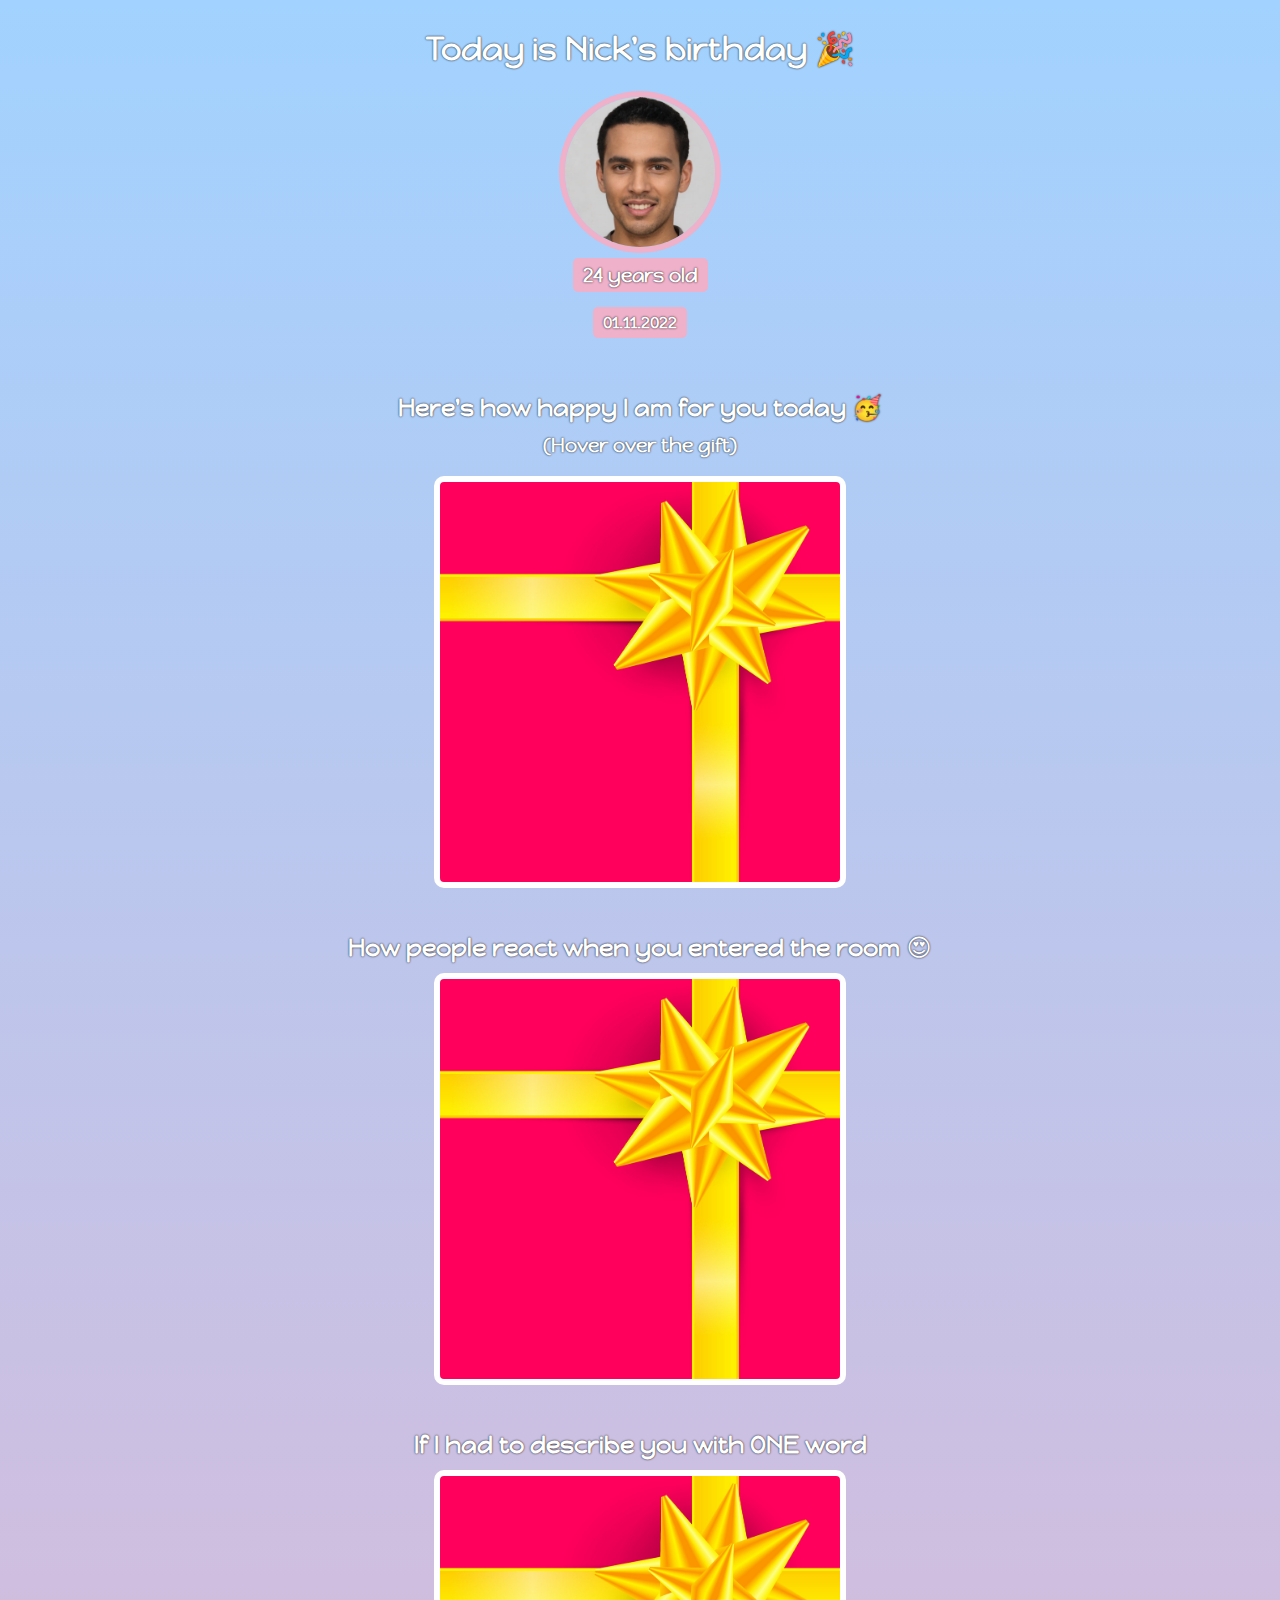
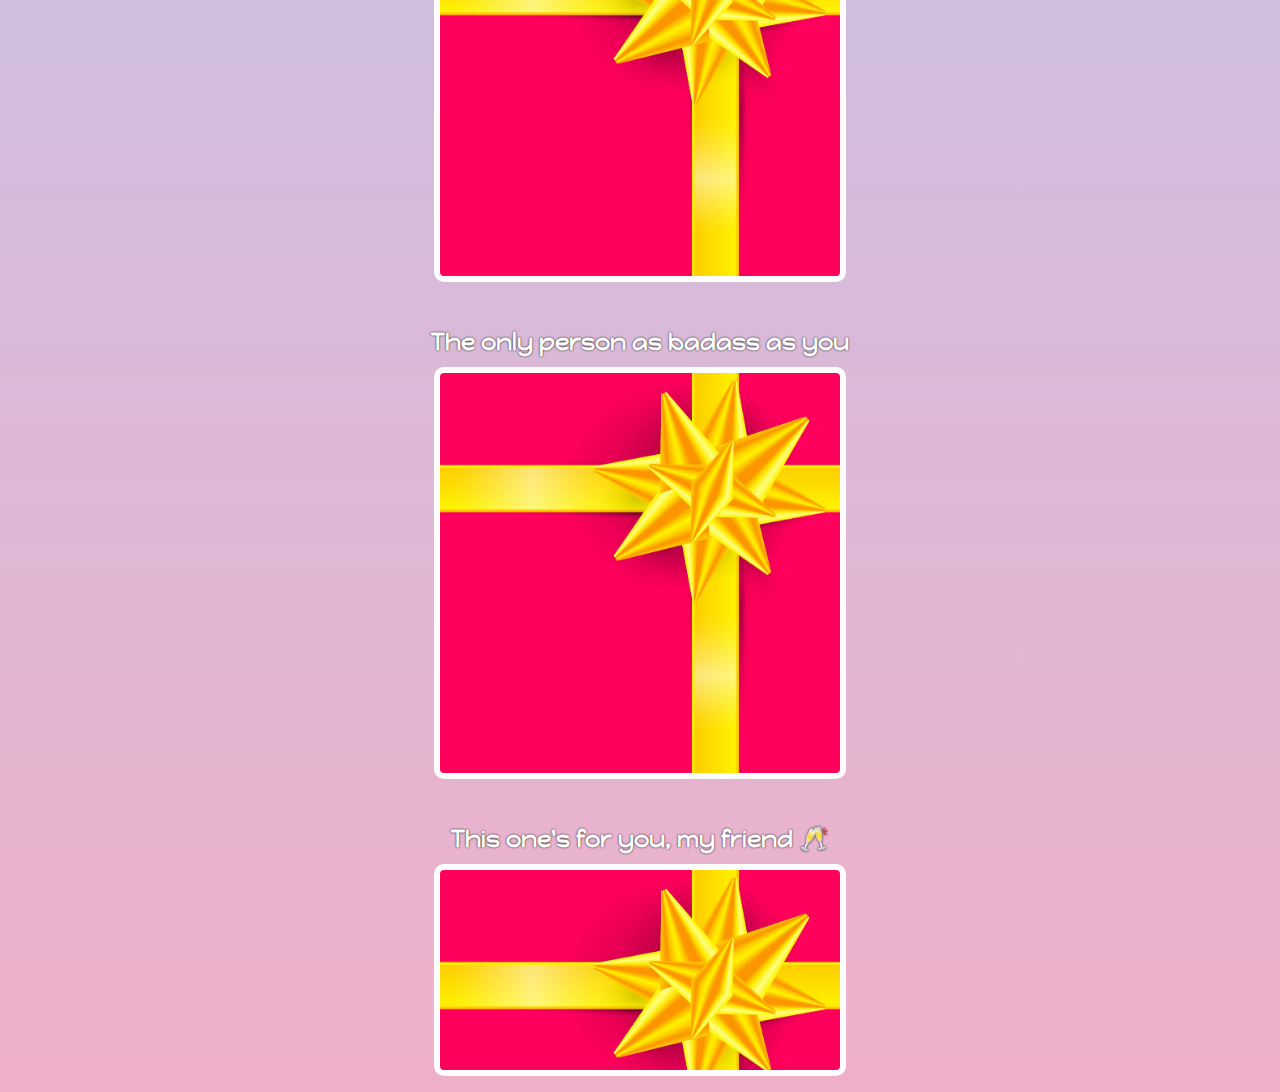
<file: birthday-site/index.html>
<!DOCTYPE html>
<html lang="en">
<head>
    <link rel="stylesheet" href="style.css">
    <link rel="preconnect" href="https://fonts.googleapis.com">
    <link rel="preconnect" href="https://fonts.gstatic.com" crossorigin>
    <link href="https://fonts.googleapis.com/css2?family=Happy+Monkey&display=swap" rel="stylesheet">
    <meta charset="UTF-8">
    <meta name="viewport" content="width=device-width, initial-scale=1.0">
    <title>Happy Birthday Nick</title>
</head>
<body>
    <div>
        <div class="banner">
            <h1>Today is Nick's birthday 🎉</h1>
            <img id="pic" src="images/nick.jpg" alt="nick_image">
            <h3 class="bd-txt">24 years old</h3>
            <h4 class="bd-txt">01.11.2022</h4>
        </div>
        <div class="git-section">
            <h2 class="gft-h">Here's how happy I am for you today 🥳</h2>
            <h3 class="gft-l">(Hover over the gift)</h3>
            <div class="gft-img" id="gf1"></div>
        </div>
        <div class="git-section">
            <h2 class="gft-h">How people react when you entered the room 😍 </h2>
            <div class="gft-img" id="gf2"></div>
        </div>
        <div class="git-section">
            <h2 class="gft-h">If I had to describe you with ONE word</h2>
            <div class="gft-img" id="gf3"></div>
        </div>
        <div class="git-section">
            <h2 class="gft-h">The only person as badass as you</h2>
            <div class="gft-img" id="gf4"></div>
        </div>
        <div class="git-section">
            <h2 class="gft-h">This one's for you, my friend 🥂</h2>
            <div class="gft-img" id="gf5"></div>
        </div>
    </div>
    <p id="footer"></p>
</body>
</html>
</file>
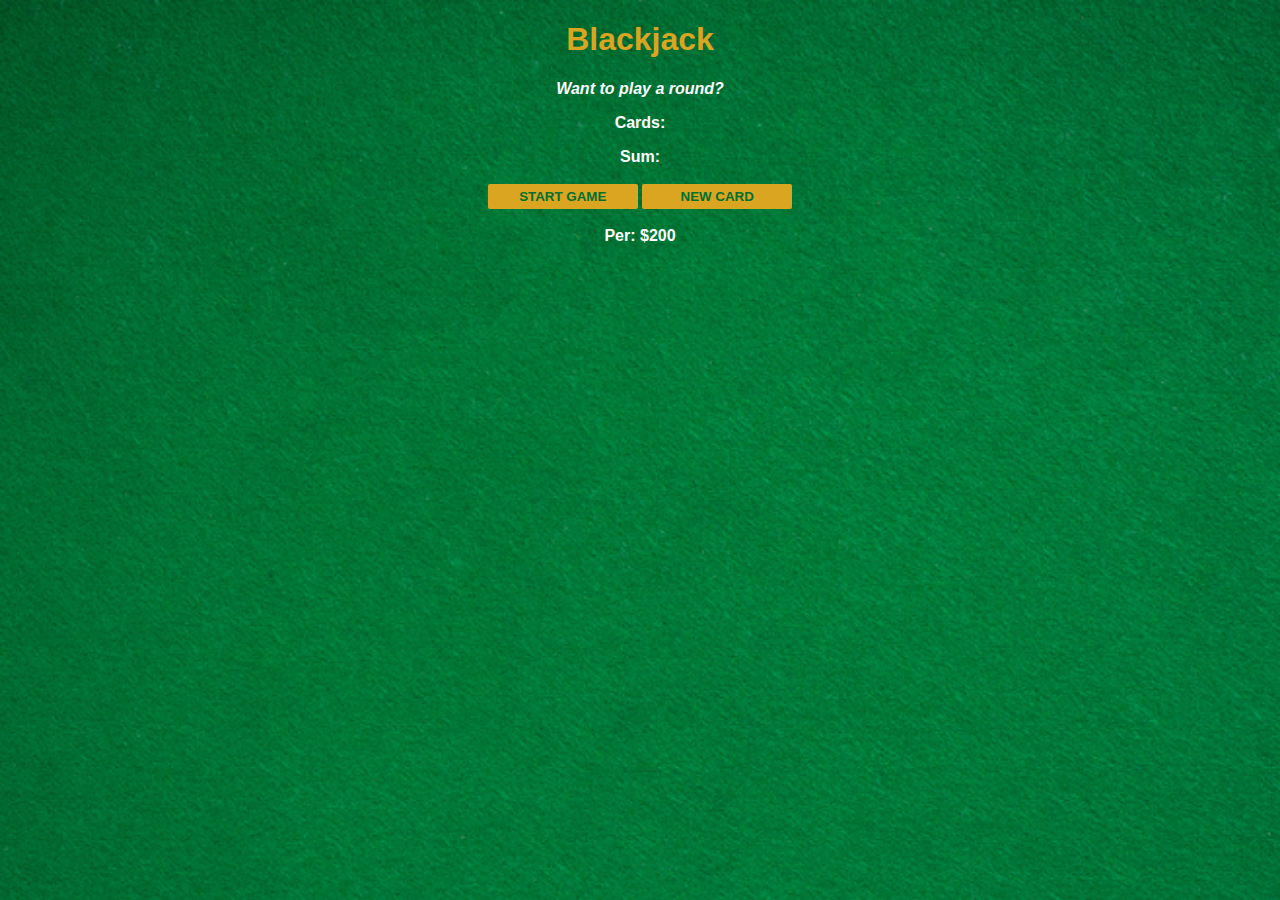
<file: card_game/index.html>
<!DOCTYPE html>
<html lang="en">
<head>
    <meta charset="UTF-8">
    <meta name="viewport" content="width=device-width, initial-scale=1.0">
    <title>Card Game</title>

    <link rel="stylesheet" href="style.css">
</head>
<body>
        <h1>Blackjack</h1>
        <p id="message-el">Want to play a round?</p>
        <p id="cards-el">Cards:</p>
        <p id="sum-el">Sum:</p>
        <button onclick="startGame()">START GAME</button>
        <button onclick="newCard()">NEW CARD</button>
        <p id="player-el"></p>
        <script src="index.js"></script>
    </body>
</html>
</file>
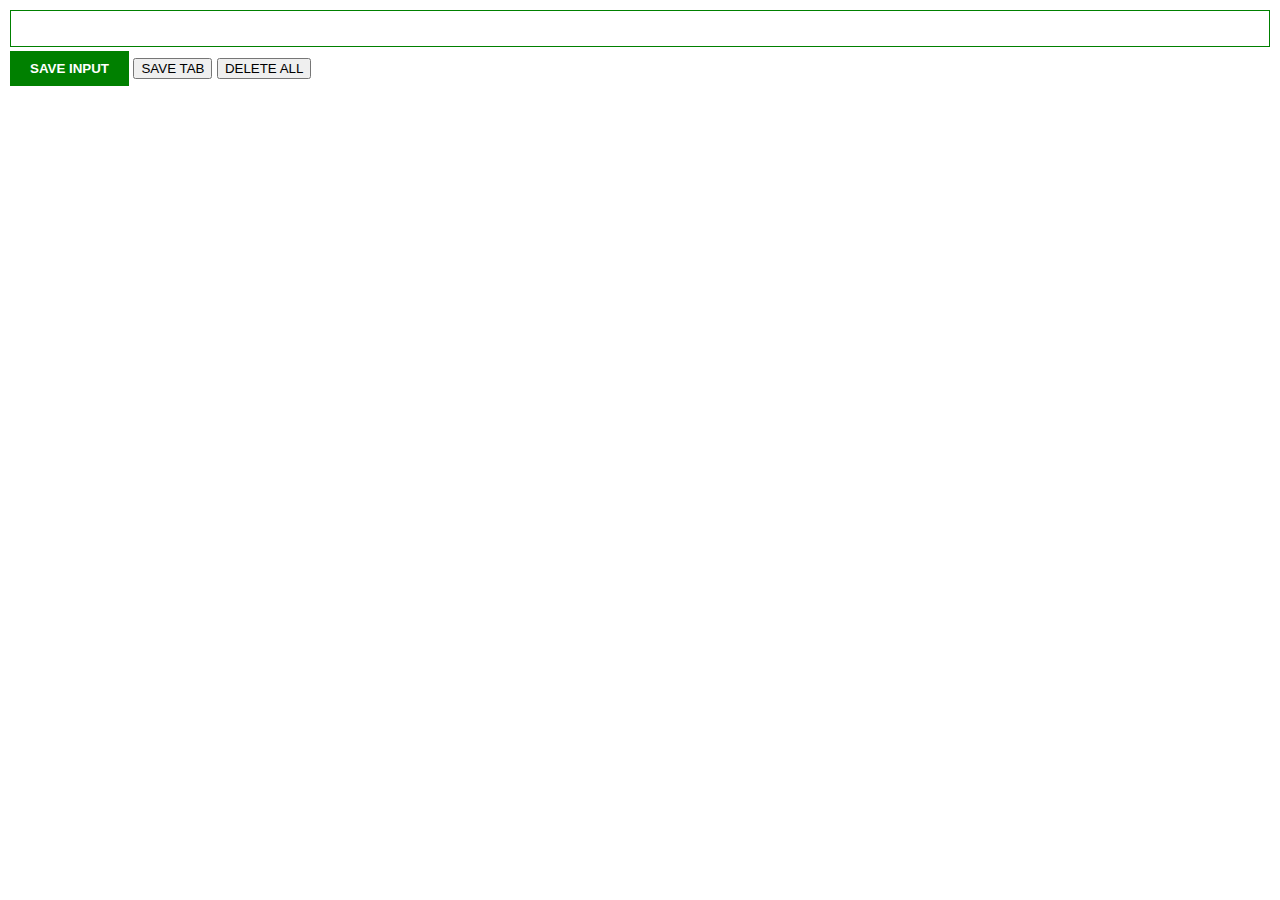
<file: chrome-extension/index.html>
<!DOCTYPE html>
<html lang="en">
<head>
    <link rel="stylesheet" href="style.css">
</head>
<body>
    
    <input type="text" id="input-el">
    <div>
        <button id="input-btn">SAVE INPUT</button>
        <button id="tab-btn">SAVE TAB</button>
        <button id="delete-btn">DELETE ALL</button>
    </div>
    <div id="err-msg"></div>
    <ul id="ul-el">

    </ul>

    <script src="index.js"></script>
</body>
</html>
</file>
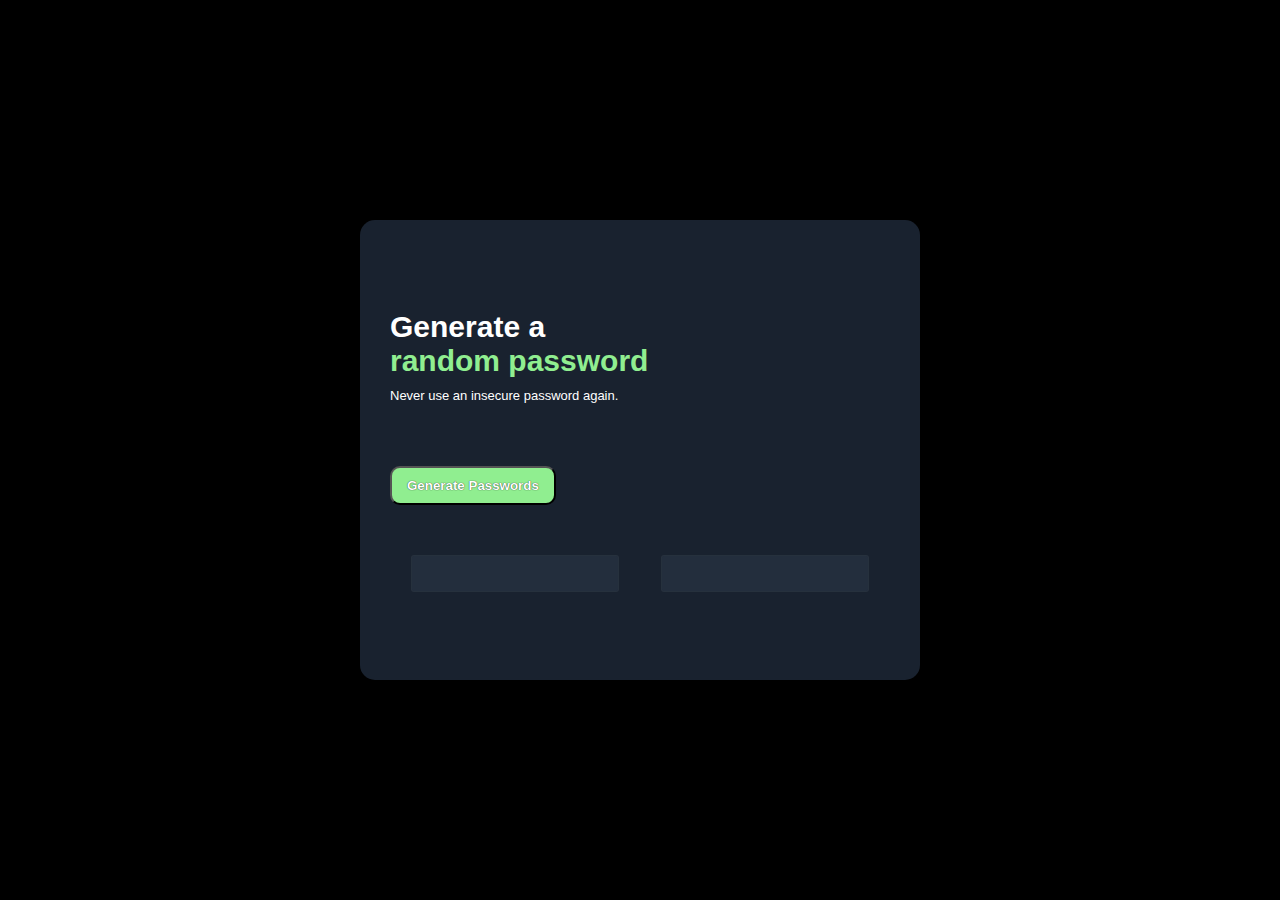
<file: random_password_generator/index.html>
<!DOCTYPE html>
<html lang="en">
<head>
    <meta charset="UTF-8">
    <meta name="viewport" content="width=device-width, initial-scale=1.0">
    <title>PassGen</title>

    <link rel="stylesheet" href="style.css">
</head>
<body>
    <div class="bg">
        <div>
            <p class="txt-d">Generate a <span>random password</span></p>
            <p class="txt-l">Never use an insecure password again.</p>
            <button class="btn" onclick="genPass(15)">Generate Passwords</button>
        </div>
        <div class="pass-container">
            <div class="pass-msg">
                <div class="pass-holder copy" id="pass-hold1" onclick="copy('#pass-hold1','#cpy1')"></div>
                <div id="cpy1"></div>
            </div>
            <div class="pass-msg">
                <div class="pass-holder copy" id="pass-hold2" onclick="copy('#pass-hold2','#cpy2')"></div>
                <div id="cpy2"></div>
            </div>
        </div>
    </div>
    <script src="index.js"></script>
</body>
</html>
</file>
<file: birthday-site/style.css>
body{
    color: #ffffff;
    text-shadow: 0px 0px 2px black;
   font-family: "Happy Monkey", system-ui;
    font-weight: 600;
    font-style: normal;
    text-align: center;
    background: linear-gradient(#a2d2ff,#efb0c9);
}

#pic{
    width: 150px;
    border-radius: 50%;
    border: 6px solid #efb0c9;
}

.banner{
    width: 100%;
    display: flex;
    flex-direction: column;
    justify-content: center;
    align-items: center;
}

.bd-txt{
    background-color: #efb0c9;
    padding: 5px 10px;
    border-radius: 5px;
    margin:5px 0 10px 0;

}

.gift-section{
    margin-top: 50px;
}

.gft-h{
    margin-top: 45px;
    margin-bottom: 10px;
}
.gft-l{
    margin-top: 0px;
}
.gft-img{
    width: 400px;
    height:400px;
    margin: 0 auto;
    background-size: cover;
    border: 6px solid white;
    border-radius: 10px;
    background-image: url(images/gift-cover.jpg);
}

#gf1:hover{
    background-image: url(images/happy.gif);
}
#gf2:hover{
    background-image: url(images/hot.gif);
}
#gf3:hover{
    background-image: url(images/genius.gif);
}
#gf4:hover{
    background-image: url(images/badass.gif);
}

#gf5{
    height: 200px;
}

#gf5:hover{
    background-image: url(images/cheers.gif);
}
</file>
<file: card_game/style.css>
body {
    font-family: 'Trebuchet MS', 'Lucida Sans Unicode', 'Lucida Grande', Arial, sans-serif;
    background-image: url("images/table.png");
    background-size: cover;
    font-weight: bold;
    color: white;
    text-align: center;
}

h1 {
    color: goldenrod;
}

#message-el {
    font-style: italic;
}

button {
    color: #016f32;
    width: 150px;
    background: goldenrod;
    padding-top: 5px;
    padding-bottom: 5px;
    font-weight: bold;
    border: none;
    border-radius: 2px;
    margin-bottom: 2px;
    margin-top: 2px;
}
</file>
<file: chrome-extension/style.css>
body{
    margin: 0;
    padding: 10px;
    font-family: Arial, Helvetica, sans-serif;
    min-width: 400px;
}

#input-el{
    width: 100%;
    padding: 10px 10px;
    box-sizing: border-box;
    border: 1px solid green;
    margin-bottom:4px ;
}

#input-btn{
    background-color: green;
    color: white;
    padding: 10px 20px;
    border: none;
    font-weight: bold;
}

ul{
    list-style: none;
    padding-left: 0;
}

li{
    margin-top: 5px;
}

li a{
    color:green;
}
</file>
<file: random_password_generator/style.css>
body{
    background-color: black;
    color: white;
    font-family: Verdana, Geneva, Tahoma, sans-serif;
    height: 100vh;
    display: flex;
    justify-content: center;  /* horizontally center */
    align-items: center;      /* vertically center */
    margin: 0; 
}

.txt-d{
    font-weight: bold;
    font-size: 30px;
    display: flex;
    flex-direction: column;
    margin-top: 60px;
    margin-bottom: 10px;
}

.txt-d span{
    color: lightgreen;
}

.txt-l{
    margin-top: 0;
    font-size: small;
}

.bg{
    background-color:#19222f ;
    width: 500px;
    height: 400px;
    padding: 30px;
    border-radius: 15px;
}

.btn{
    background-color: lightgreen;
    padding: 10px 15px;
    border-radius: 10px;
    margin-top: 50px;
    font-family: Verdana, Geneva, Tahoma, sans-serif;
    font-weight: bold;
    color: white;
    text-shadow: 0px 0px 1px black;
    cursor: pointer;
}

.btn:hover{
    background-color:rgb(157, 213, 157) ;
}



.pass-container{
    display: flex;
    margin-top:50px ;
    justify-content: space-around;
}

.pass-holder{
    background-color:#4c627a31 ;
    width: 200px;
    height: 30px;
    margin: 0 5px;
    padding: 5px 3px 0 3px;
    border: .5px solid rgba(61, 67, 67, 0.166);
    border-radius: 3px;
    text-align: center;
}

.copy{
    display: flex;
    justify-content: end;
    align-items: start;
    cursor: pointer;
}

#cpy1, #cpy2{
    color: rgb(40, 196, 40);
    text-align: center;
}
</file>
